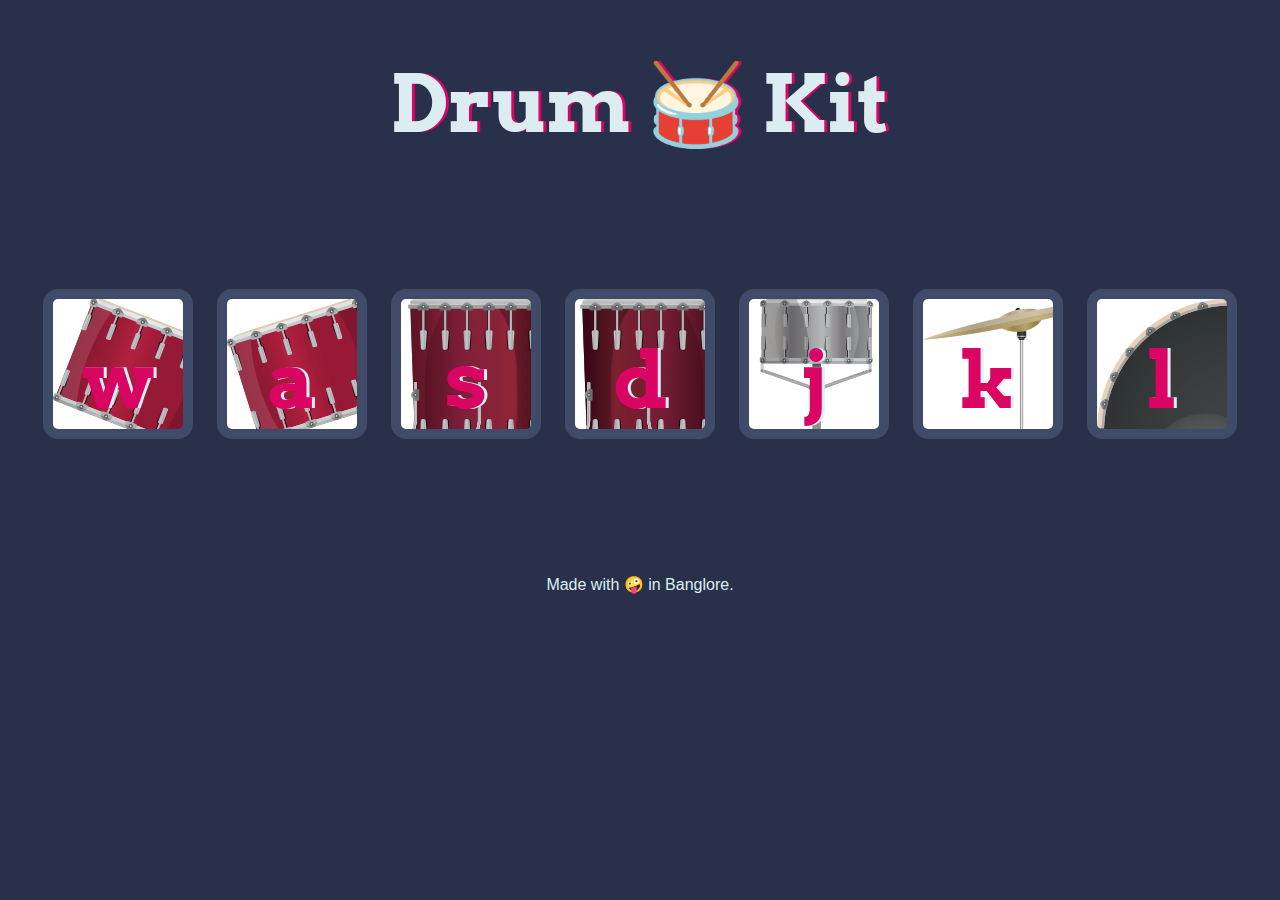
<file: index.html>
<!DOCTYPE html>
<html lang="en" dir="ltr">

<head>
  <meta charset="utf-8">
  <title>Drum Kit</title>
  <link rel="stylesheet" href="styles.css">
  <link href="https://fonts.googleapis.com/css?family=Arvo" rel="stylesheet">
</head>

<body>

  <h1 id="title">Drum 🥁 Kit</h1>
  <div class="set">
    <button class="w drum">w</button>
    <button class="a drum">a</button>
    <button class="s drum">s</button>
    <button class="d drum">d</button>
    <button class="j drum">j</button>
    <button class="k drum">k</button>
    <button class="l drum">l</button>
  </div>


  <footer>
    Made with 🤪 in Banglore.
  </footer>
  <script src="index.js">

  </script>
</body>

</html>
</file>
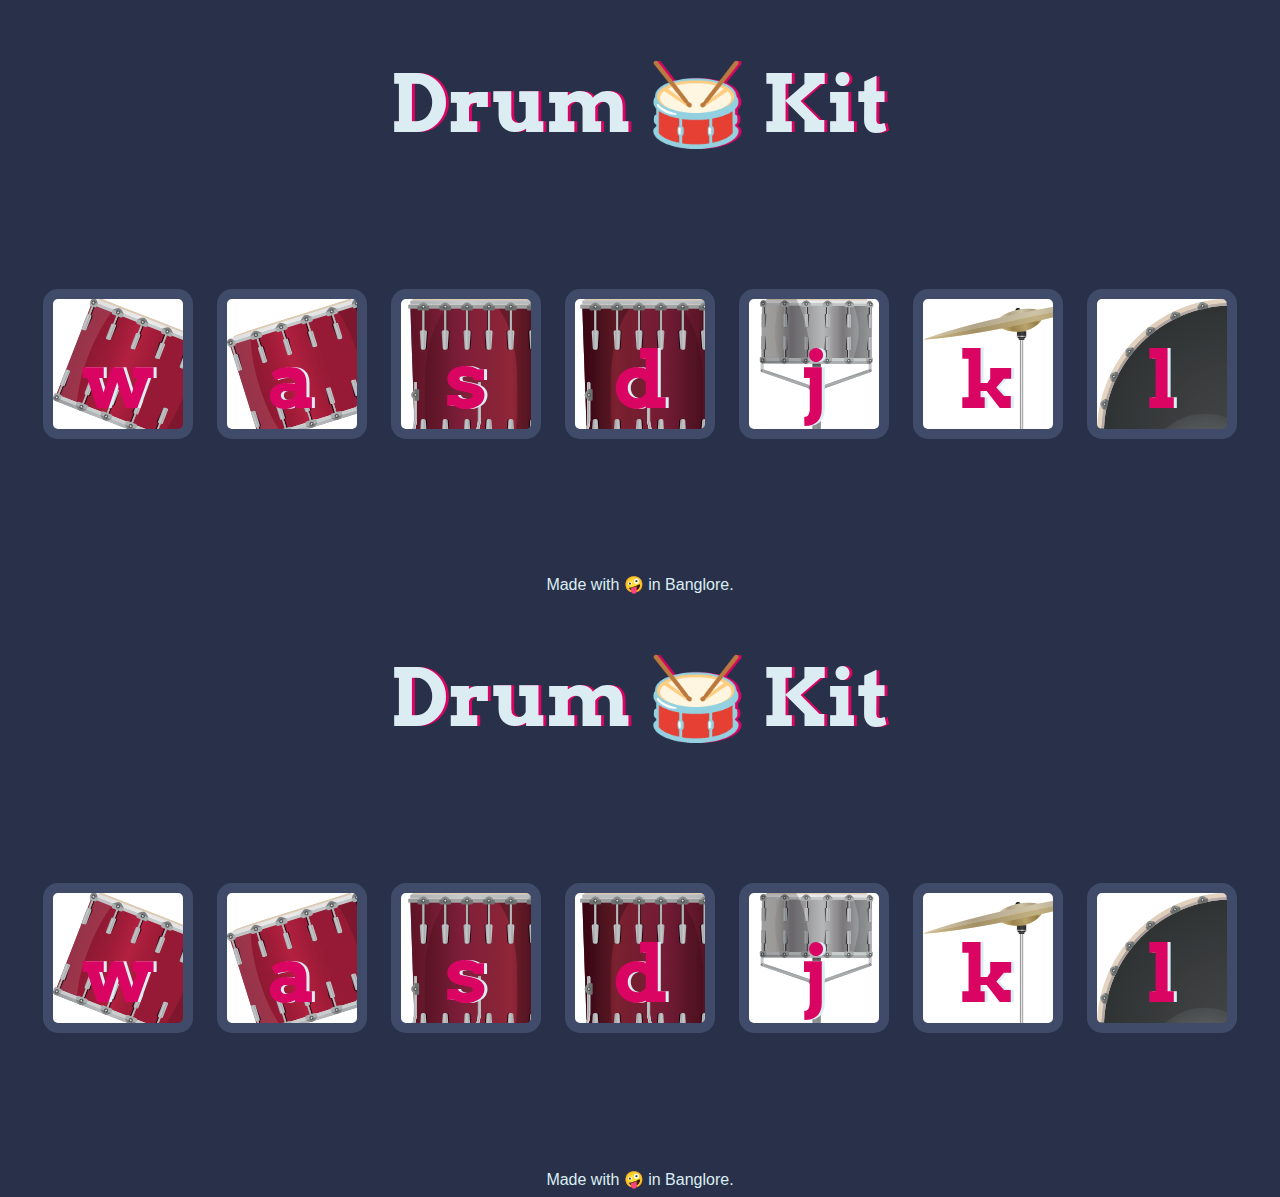
<file: index-DESKTOP-4STP87I.html>
<!DOCTYPE html>
<html lang="en" dir="ltr">

<head>
  <meta charset="utf-8">
  <title>Drum Kit</title>
  <link rel="stylesheet" href="styles.css">
  <link href="https://fonts.googleapis.com/css?family=Arvo" rel="stylesheet">
</head>

<body>
  <h1 id="title">Drum 🥁 Kit</h1>
  <div class="set">
    <button class="w drum">w</button>
    <button class="a drum">a</button>
    <button class="s drum">s</button>
    <button class="d drum">d</button>
    <button class="j drum">j</button>
    <button class="k drum">k</button>
    <button class="l drum">l</button>
  </div>


  <footer>
    Made with 🤪 in Banglore.
  </footer>
  <script src="index.js">

  </script>
</body>

</html>
<!DOCTYPE html>
<html lang="en" dir="ltr">

<head>
  <meta charset="utf-8">
  <title>Drum Kit</title>
  <link rel="stylesheet" href="styles.css">
  <link href="https://fonts.googleapis.com/css?family=Arvo" rel="stylesheet">
</head>

<body>

  <h1 id="title">Drum 🥁 Kit</h1>
  <div class="set">
    <button class="w drum">w</button>
    <button class="a drum">a</button>
    <button class="s drum">s</button>
    <button class="d drum">d</button>
    <button class="j drum">j</button>
    <button class="k drum">k</button>
    <button class="l drum">l</button>
  </div>


  <footer>
    Made with 🤪 in Banglore.
  </footer>
  <script src="index.js">

  </script>
</body>

</html>
</file>
<file: styles.css>
body {
  text-align: center;
  background-color: #283149;
}

h1 {
  font-size: 5rem;
  color: #DBEDF3;
  font-family: "Arvo", cursive;
  text-shadow: 3px 0 #DA0463;

}

footer {
  color: #DBEDF3;
  font-family: sans-serif;
}

.w {
background-image: url("images/tom1.png");
}

.a {
background-image: url("images/tom2.png");
}

.s {
background-image: url("images/tom3.png");
}

.d {
background-image: url("images/tom4.png");
}

.j {
background-image: url("images/snare.png");
}

.k {
background-image: url("images/crash.png");
}

.l {

  background-image: url("images/kick.png"); 
}

.set {
  margin: 10% auto;
}

.game-over {
  background-color: red;
  opacity: 0.8;
}

.pressed {
  box-shadow: 0 3px 4px 0 #DBEDF3;
  opacity: 0.5;
}

.red {
  color: red;
}

.drum {
  outline: none;
  border: 10px solid #404B69;
  font-size: 5rem;
  font-family: 'Arvo', cursive;
  line-height: 2;
  font-weight: 900;
  color: #DA0463;
  text-shadow: 3px 0 #DBEDF3;
  border-radius: 15px;
  display: inline-block;
  width: 150px;
  height: 150px;
  text-align: center;
  margin: 10px;
  background-color: white;
}
</file>
